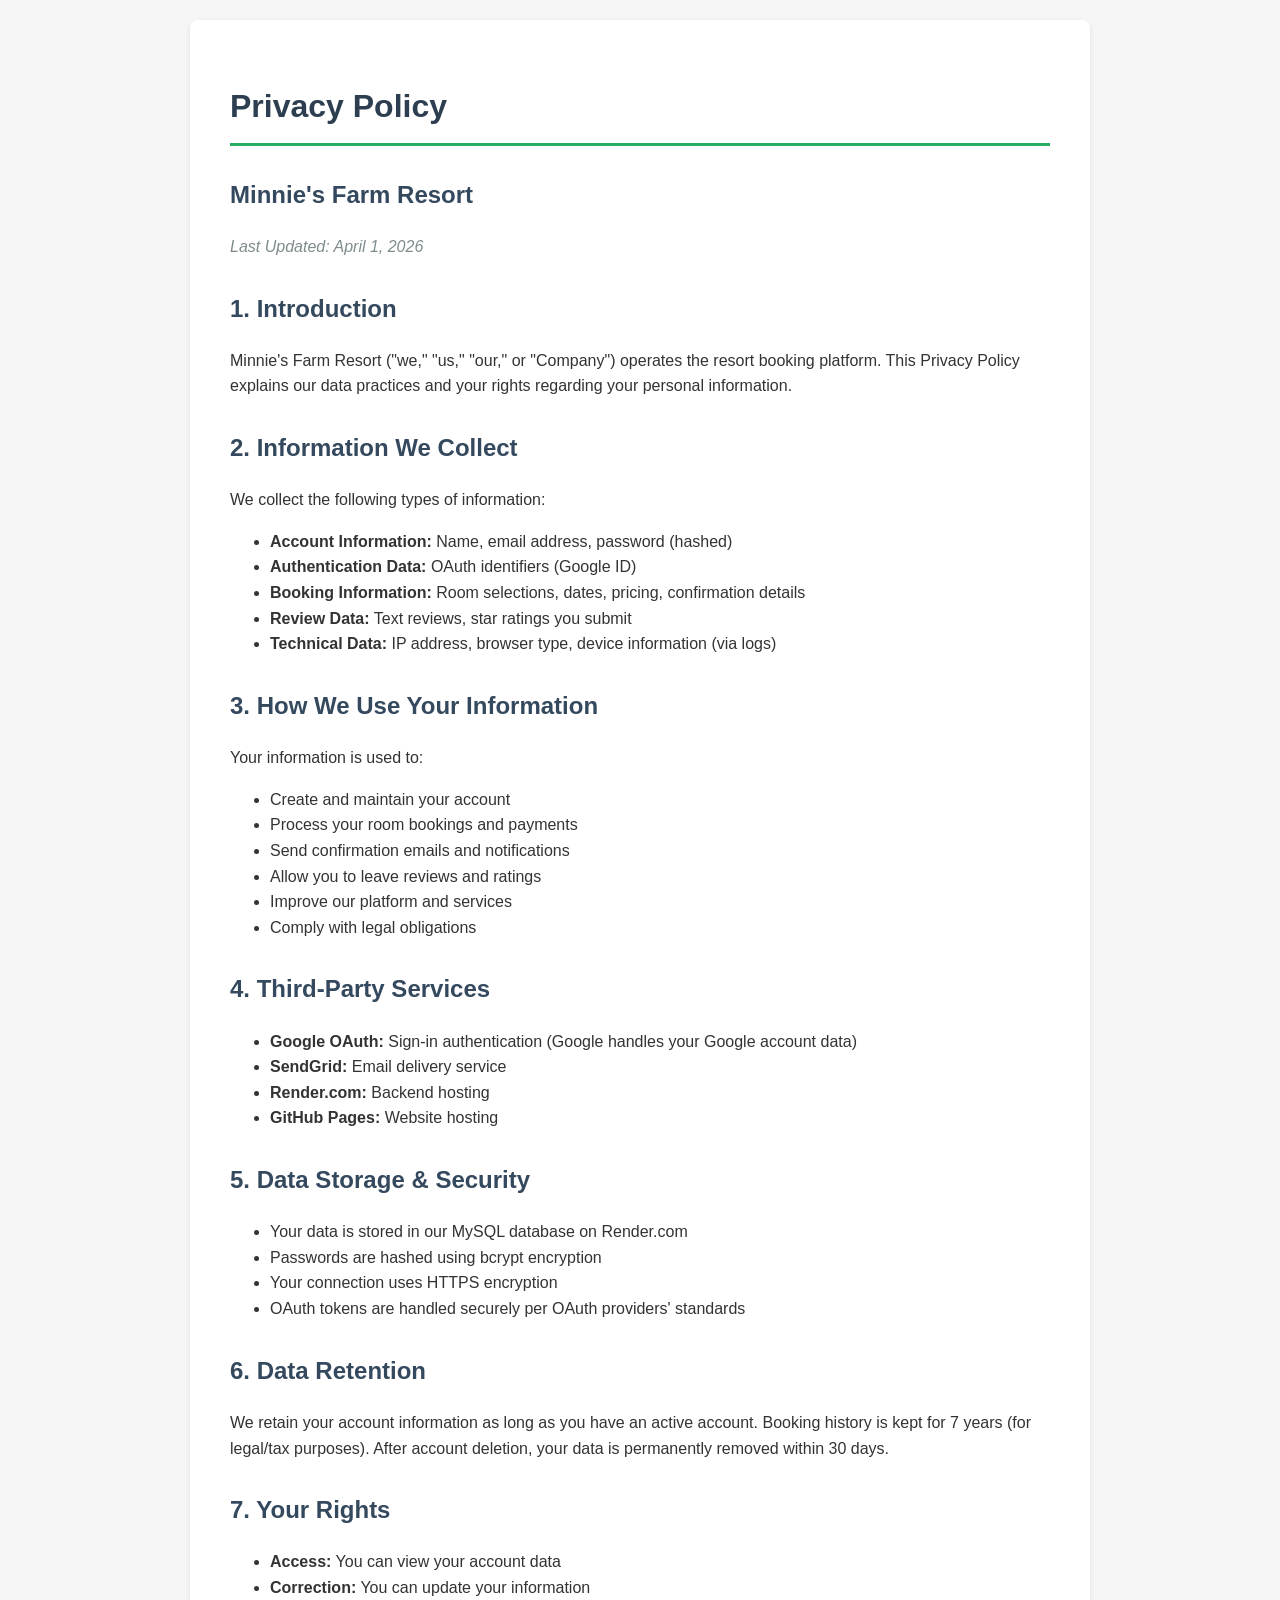
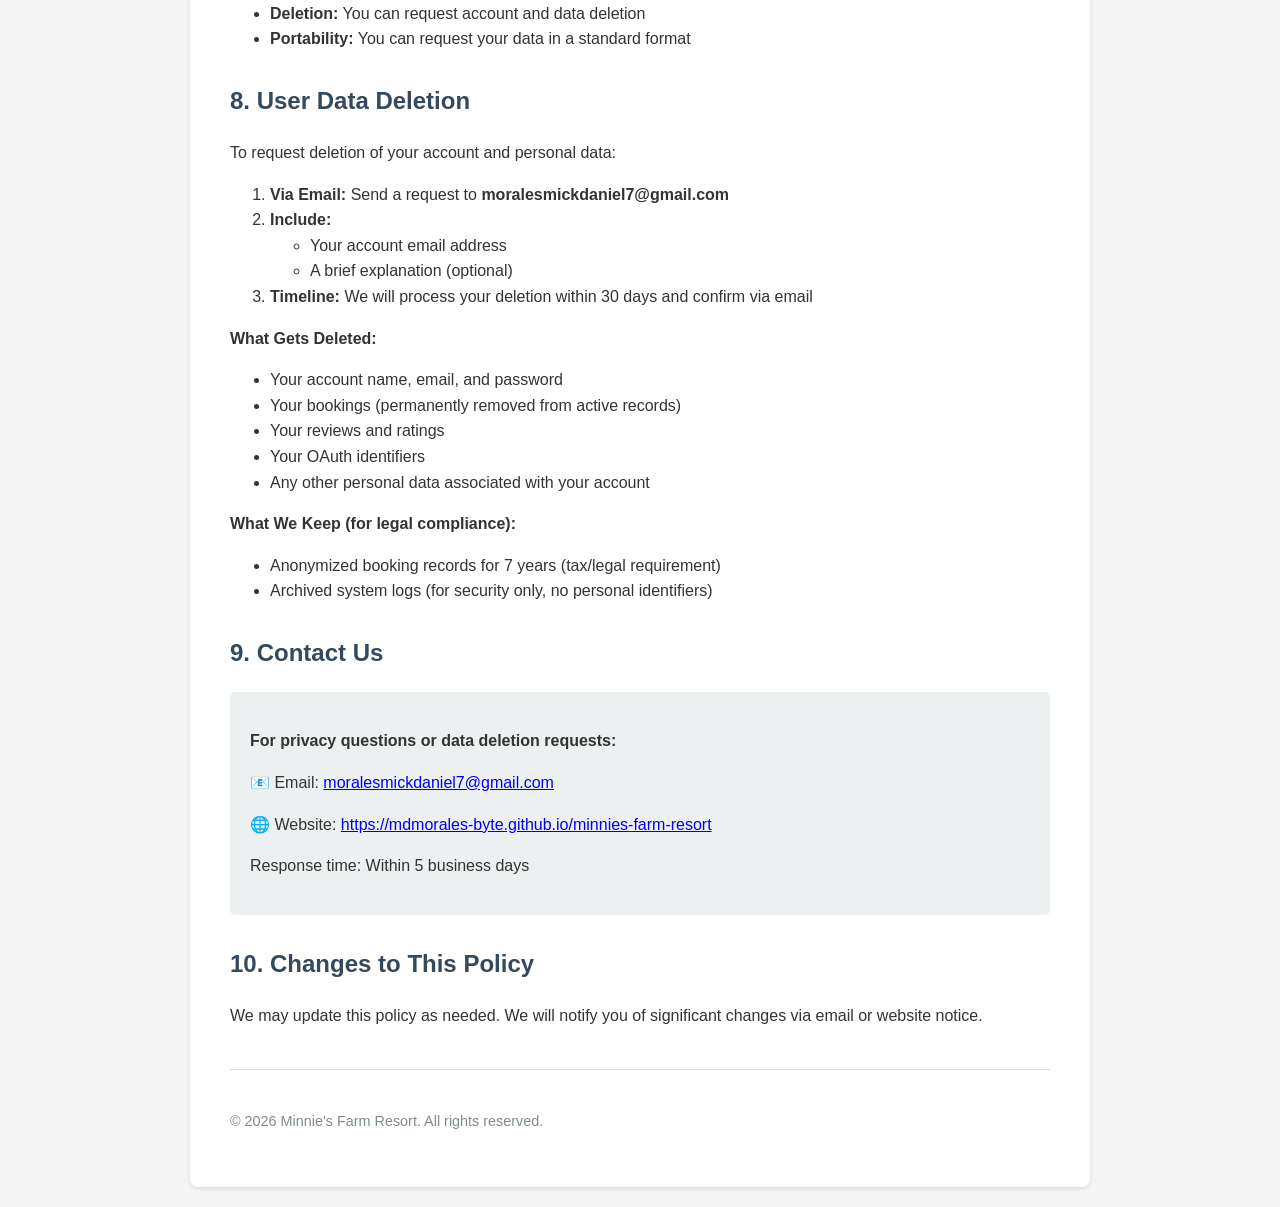
<file: privacy.html>
<!DOCTYPE html>
<html lang="en">
<head>
    <meta charset="UTF-8">
    <meta name="viewport" content="width=device-width, initial-scale=1.0">
    <title>Privacy Policy - Minnie's Farm Resort</title>
    <style>
        body {
            font-family: -apple-system, BlinkMacSystemFont, 'Segoe UI', Roboto, Oxygen, Ubuntu, Cantarell, sans-serif;
            line-height: 1.6;
            max-width: 900px;
            margin: 0 auto;
            padding: 20px;
            color: #333;
            background-color: #f5f5f5;
        }
        .container {
            background: white;
            padding: 40px;
            border-radius: 8px;
            box-shadow: 0 2px 4px rgba(0,0,0,0.1);
        }
        h1 {
            color: #2c3e50;
            border-bottom: 3px solid #27ae60;
            padding-bottom: 10px;
        }
        h2 {
            color: #34495e;
            margin-top: 30px;
        }
        .last-updated {
            color: #7f8c8d;
            font-style: italic;
            margin-bottom: 20px;
        }
        .contact-section {
            background-color: #ecf0f1;
            padding: 20px;
            border-radius: 5px;
            margin: 20px 0;
        }
    </style>
</head>
<body>
    <div class="container">
        <h1>Privacy Policy</h1>
        <h2>Minnie's Farm Resort</h2>
        <p class="last-updated">Last Updated: April 1, 2026</p>

        <h2>1. Introduction</h2>
        <p>Minnie's Farm Resort ("we," "us," "our," or "Company") operates the resort booking platform. This Privacy Policy explains our data practices and your rights regarding your personal information.</p>

        <h2>2. Information We Collect</h2>
        <p>We collect the following types of information:</p>
        <ul>
            <li><strong>Account Information:</strong> Name, email address, password (hashed)</li>
            <li><strong>Authentication Data:</strong> OAuth identifiers (Google ID)</li>
            <li><strong>Booking Information:</strong> Room selections, dates, pricing, confirmation details</li>
            <li><strong>Review Data:</strong> Text reviews, star ratings you submit</li>
            <li><strong>Technical Data:</strong> IP address, browser type, device information (via logs)</li>
        </ul>

        <h2>3. How We Use Your Information</h2>
        <p>Your information is used to:</p>
        <ul>
            <li>Create and maintain your account</li>
            <li>Process your room bookings and payments</li>
            <li>Send confirmation emails and notifications</li>
            <li>Allow you to leave reviews and ratings</li>
            <li>Improve our platform and services</li>
            <li>Comply with legal obligations</li>
        </ul>

        <h2>4. Third-Party Services</h2>
        <ul>
            <li><strong>Google OAuth:</strong> Sign-in authentication (Google handles your Google account data)</li>
            <li><strong>SendGrid:</strong> Email delivery service</li>
            <li><strong>Render.com:</strong> Backend hosting</li>
            <li><strong>GitHub Pages:</strong> Website hosting</li>
        </ul>

        <h2>5. Data Storage & Security</h2>
        <ul>
            <li>Your data is stored in our MySQL database on Render.com</li>
            <li>Passwords are hashed using bcrypt encryption</li>
            <li>Your connection uses HTTPS encryption</li>
            <li>OAuth tokens are handled securely per OAuth providers' standards</li>
        </ul>

        <h2>6. Data Retention</h2>
        <p>We retain your account information as long as you have an active account. Booking history is kept for 7 years (for legal/tax purposes). After account deletion, your data is permanently removed within 30 days.</p>

        <h2>7. Your Rights</h2>
        <ul>
            <li><strong>Access:</strong> You can view your account data</li>
            <li><strong>Correction:</strong> You can update your information</li>
            <li><strong>Deletion:</strong> You can request account and data deletion</li>
            <li><strong>Portability:</strong> You can request your data in a standard format</li>
        </ul>

        <h2>8. User Data Deletion</h2>
        <p>To request deletion of your account and personal data:</p>
        <ol>
            <li><strong>Via Email:</strong> Send a request to <strong>moralesmickdaniel7@gmail.com</strong></li>
            <li><strong>Include:</strong>
                <ul>
                    <li>Your account email address</li>
                    <li>A brief explanation (optional)</li>
                </ul>
            </li>
            <li><strong>Timeline:</strong> We will process your deletion within 30 days and confirm via email</li>
        </ol>
        <p><strong>What Gets Deleted:</strong></p>
        <ul>
            <li>Your account name, email, and password</li>
            <li>Your bookings (permanently removed from active records)</li>
            <li>Your reviews and ratings</li>
            <li>Your OAuth identifiers</li>
            <li>Any other personal data associated with your account</li>
        </ul>
        <p><strong>What We Keep (for legal compliance):</strong></p>
        <ul>
            <li>Anonymized booking records for 7 years (tax/legal requirement)</li>
            <li>Archived system logs (for security only, no personal identifiers)</li>
        </ul>

        <h2>9. Contact Us</h2>
        <div class="contact-section">
            <p><strong>For privacy questions or data deletion requests:</strong></p>
            <p>📧 Email: <a href="mailto:moralesmickdaniel7@gmail.com">moralesmickdaniel7@gmail.com</a></p>
            <p>🌐 Website: <a href="https://mdmorales-byte.github.io/minnies-farm-resort" target="_blank">https://mdmorales-byte.github.io/minnies-farm-resort</a></p>
            <p>Response time: Within 5 business days</p>
        </div>

        <h2>10. Changes to This Policy</h2>
        <p>We may update this policy as needed. We will notify you of significant changes via email or website notice.</p>

        <hr style="margin: 40px 0; border: none; border-top: 1px solid #ddd;">
        <p style="color: #7f8c8d; font-size: 0.9em;">
            © 2026 Minnie's Farm Resort. All rights reserved.
        </p>
    </div>
</body>
</html>
</file>
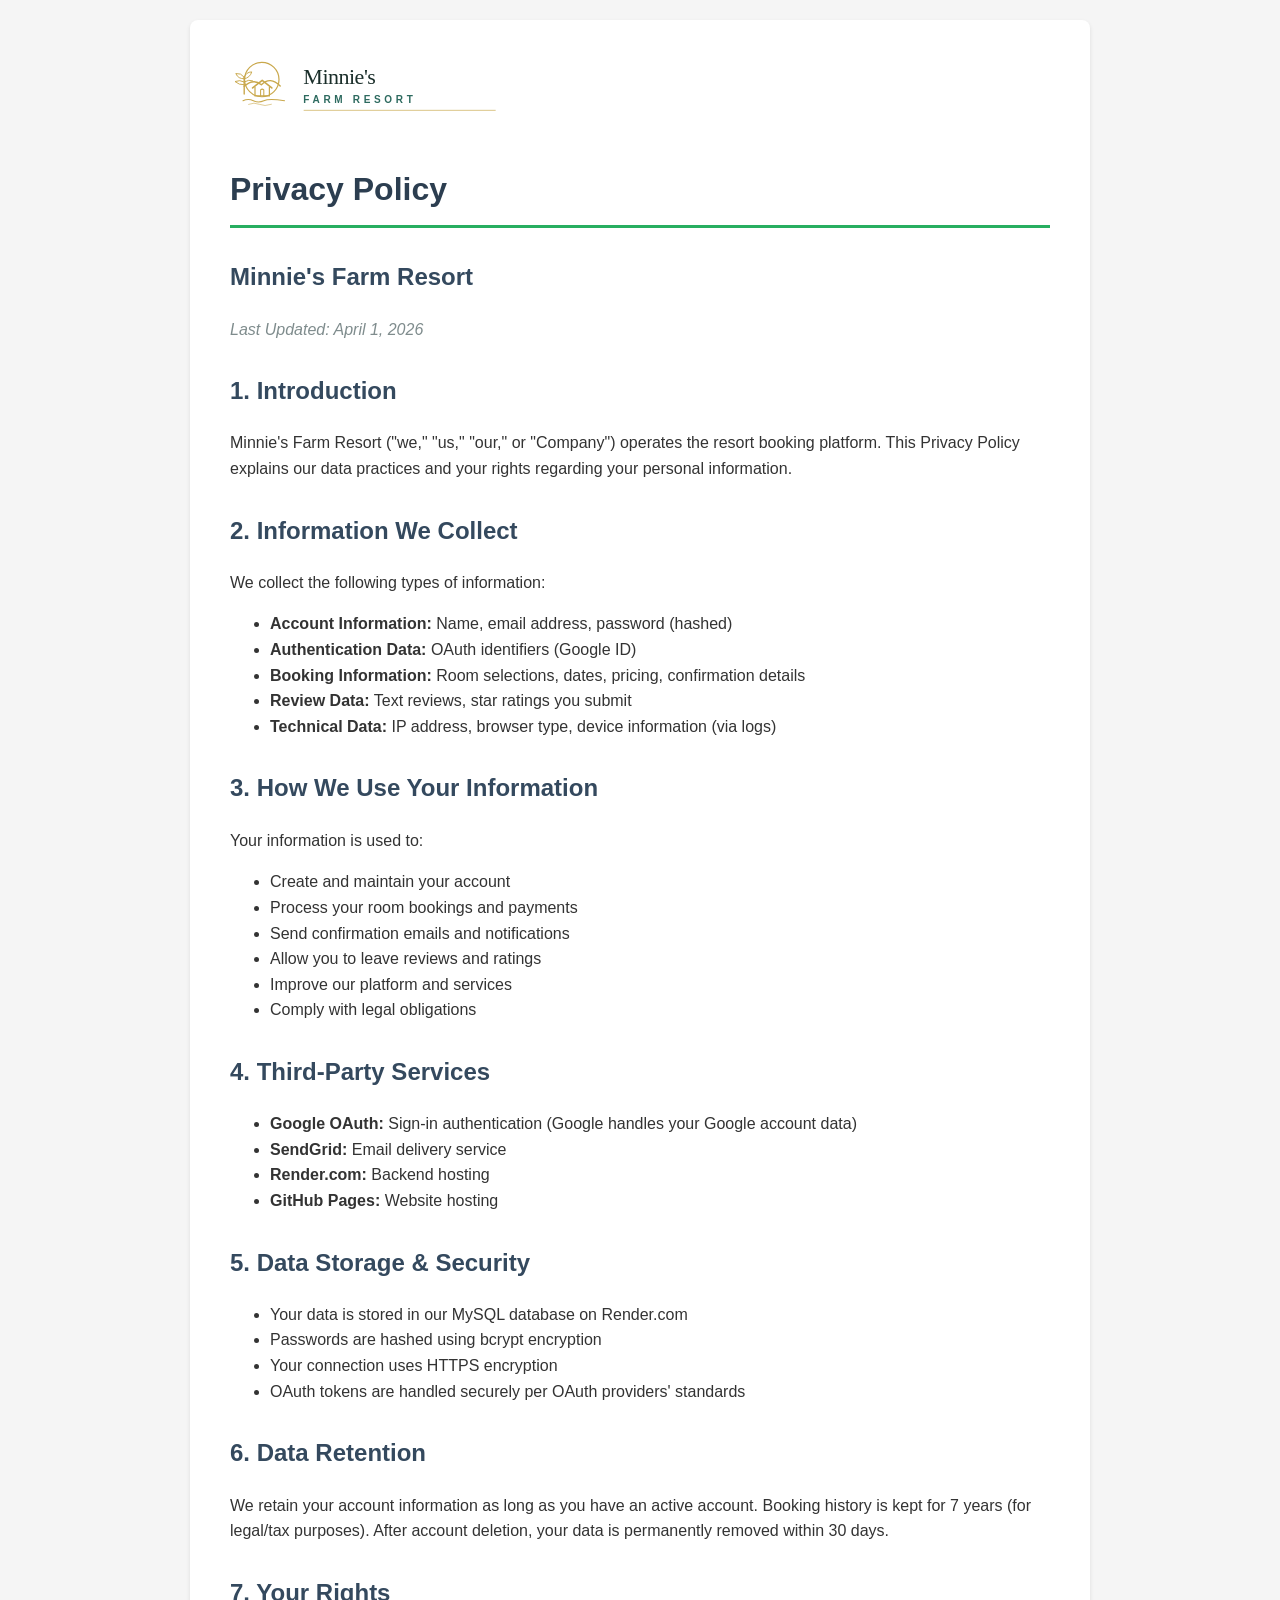
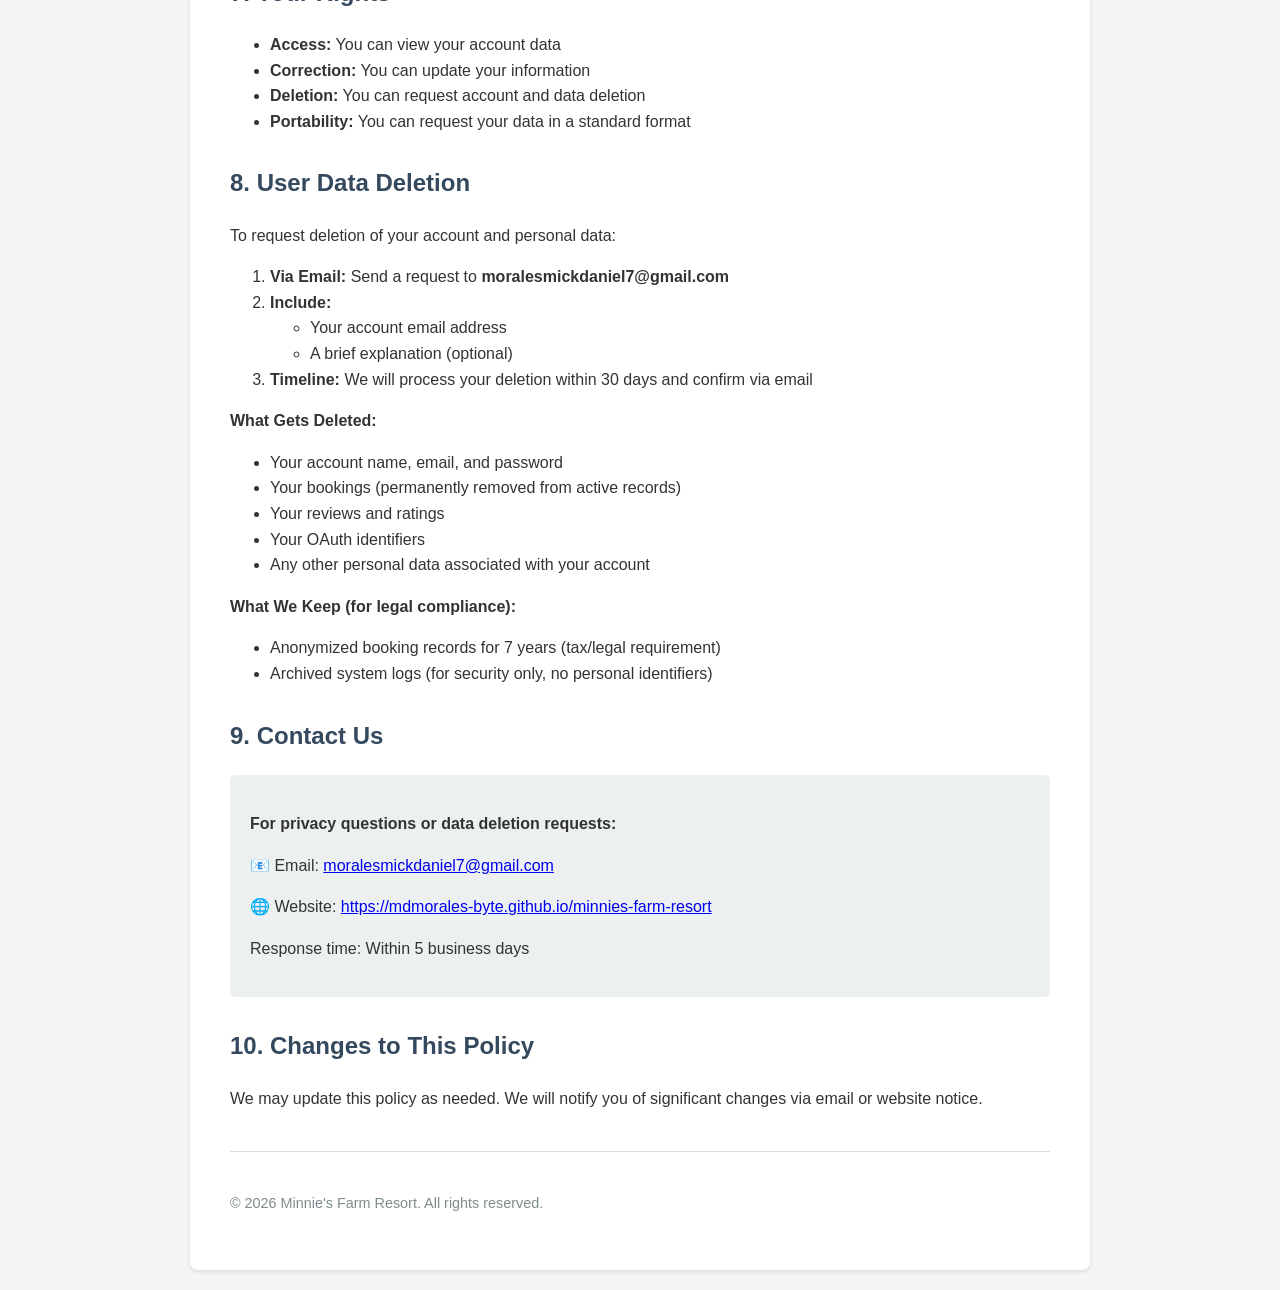
<file: public/privacy.html>
<!DOCTYPE html>
<html lang="en">
<head>
    <meta charset="UTF-8">
    <meta name="viewport" content="width=device-width, initial-scale=1.0">
    <title>Privacy Policy - Minnie's Farm Resort</title>
    <link rel="icon" type="image/svg+xml" href="assets/images/minnies-icon.svg">
    <style>
        body {
            font-family: -apple-system, BlinkMacSystemFont, 'Segoe UI', Roboto, Oxygen, Ubuntu, Cantarell, sans-serif;
            line-height: 1.6;
            max-width: 900px;
            margin: 0 auto;
            padding: 20px;
            color: #333;
            background-color: #f5f5f5;
        }
        .container {
            background: white;
            padding: 40px;
            border-radius: 8px;
            box-shadow: 0 2px 4px rgba(0,0,0,0.1);
        }
        .privacy-brand { display: inline-block; width: min(100%, 270px); margin-bottom: 20px; }
        .privacy-brand img { display: block; width: 100%; height: auto; }
        .privacy-brand:focus-visible { outline: 2px solid #6d8656; outline-offset: 5px; }
        h1 {
            color: #2c3e50;
            border-bottom: 3px solid #27ae60;
            padding-bottom: 10px;
        }
        h2 {
            color: #34495e;
            margin-top: 30px;
        }
        .last-updated {
            color: #7f8c8d;
            font-style: italic;
            margin-bottom: 20px;
        }
        .contact-section {
            background-color: #ecf0f1;
            padding: 20px;
            border-radius: 5px;
            margin: 20px 0;
        }
    </style>
</head>
<body>
    <div class="container">
        <a class="privacy-brand" href="index.html" aria-label="Minnie's Farm Resort home"><img src="assets/images/minnies-logo.svg" alt="Minnie's Farm Resort" width="810" height="165"></a>
        <h1>Privacy Policy</h1>
        <h2>Minnie's Farm Resort</h2>
        <p class="last-updated">Last Updated: April 1, 2026</p>

        <h2>1. Introduction</h2>
        <p>Minnie's Farm Resort ("we," "us," "our," or "Company") operates the resort booking platform. This Privacy Policy explains our data practices and your rights regarding your personal information.</p>

        <h2>2. Information We Collect</h2>
        <p>We collect the following types of information:</p>
        <ul>
            <li><strong>Account Information:</strong> Name, email address, password (hashed)</li>
            <li><strong>Authentication Data:</strong> OAuth identifiers (Google ID)</li>
            <li><strong>Booking Information:</strong> Room selections, dates, pricing, confirmation details</li>
            <li><strong>Review Data:</strong> Text reviews, star ratings you submit</li>
            <li><strong>Technical Data:</strong> IP address, browser type, device information (via logs)</li>
        </ul>

        <h2>3. How We Use Your Information</h2>
        <p>Your information is used to:</p>
        <ul>
            <li>Create and maintain your account</li>
            <li>Process your room bookings and payments</li>
            <li>Send confirmation emails and notifications</li>
            <li>Allow you to leave reviews and ratings</li>
            <li>Improve our platform and services</li>
            <li>Comply with legal obligations</li>
        </ul>

        <h2>4. Third-Party Services</h2>
        <ul>
            <li><strong>Google OAuth:</strong> Sign-in authentication (Google handles your Google account data)</li>
            <li><strong>SendGrid:</strong> Email delivery service</li>
            <li><strong>Render.com:</strong> Backend hosting</li>
            <li><strong>GitHub Pages:</strong> Website hosting</li>
        </ul>

        <h2>5. Data Storage & Security</h2>
        <ul>
            <li>Your data is stored in our MySQL database on Render.com</li>
            <li>Passwords are hashed using bcrypt encryption</li>
            <li>Your connection uses HTTPS encryption</li>
            <li>OAuth tokens are handled securely per OAuth providers' standards</li>
        </ul>

        <h2>6. Data Retention</h2>
        <p>We retain your account information as long as you have an active account. Booking history is kept for 7 years (for legal/tax purposes). After account deletion, your data is permanently removed within 30 days.</p>

        <h2>7. Your Rights</h2>
        <ul>
            <li><strong>Access:</strong> You can view your account data</li>
            <li><strong>Correction:</strong> You can update your information</li>
            <li><strong>Deletion:</strong> You can request account and data deletion</li>
            <li><strong>Portability:</strong> You can request your data in a standard format</li>
        </ul>

        <h2>8. User Data Deletion</h2>
        <p>To request deletion of your account and personal data:</p>
        <ol>
            <li><strong>Via Email:</strong> Send a request to <strong>moralesmickdaniel7@gmail.com</strong></li>
            <li><strong>Include:</strong>
                <ul>
                    <li>Your account email address</li>
                    <li>A brief explanation (optional)</li>
                </ul>
            </li>
            <li><strong>Timeline:</strong> We will process your deletion within 30 days and confirm via email</li>
        </ol>
        <p><strong>What Gets Deleted:</strong></p>
        <ul>
            <li>Your account name, email, and password</li>
            <li>Your bookings (permanently removed from active records)</li>
            <li>Your reviews and ratings</li>
            <li>Your OAuth identifiers</li>
            <li>Any other personal data associated with your account</li>
        </ul>
        <p><strong>What We Keep (for legal compliance):</strong></p>
        <ul>
            <li>Anonymized booking records for 7 years (tax/legal requirement)</li>
            <li>Archived system logs (for security only, no personal identifiers)</li>
        </ul>

        <h2>9. Contact Us</h2>
        <div class="contact-section">
            <p><strong>For privacy questions or data deletion requests:</strong></p>
            <p>📧 Email: <a href="mailto:moralesmickdaniel7@gmail.com">moralesmickdaniel7@gmail.com</a></p>
            <p>🌐 Website: <a href="https://mdmorales-byte.github.io/minnies-farm-resort" target="_blank">https://mdmorales-byte.github.io/minnies-farm-resort</a></p>
            <p>Response time: Within 5 business days</p>
        </div>

        <h2>10. Changes to This Policy</h2>
        <p>We may update this policy as needed. We will notify you of significant changes via email or website notice.</p>

        <hr style="margin: 40px 0; border: none; border-top: 1px solid #ddd;">
        <p style="color: #7f8c8d; font-size: 0.9em;">
            © 2026 Minnie's Farm Resort. All rights reserved.
        </p>
    </div>
</body>
</html>
</file>
